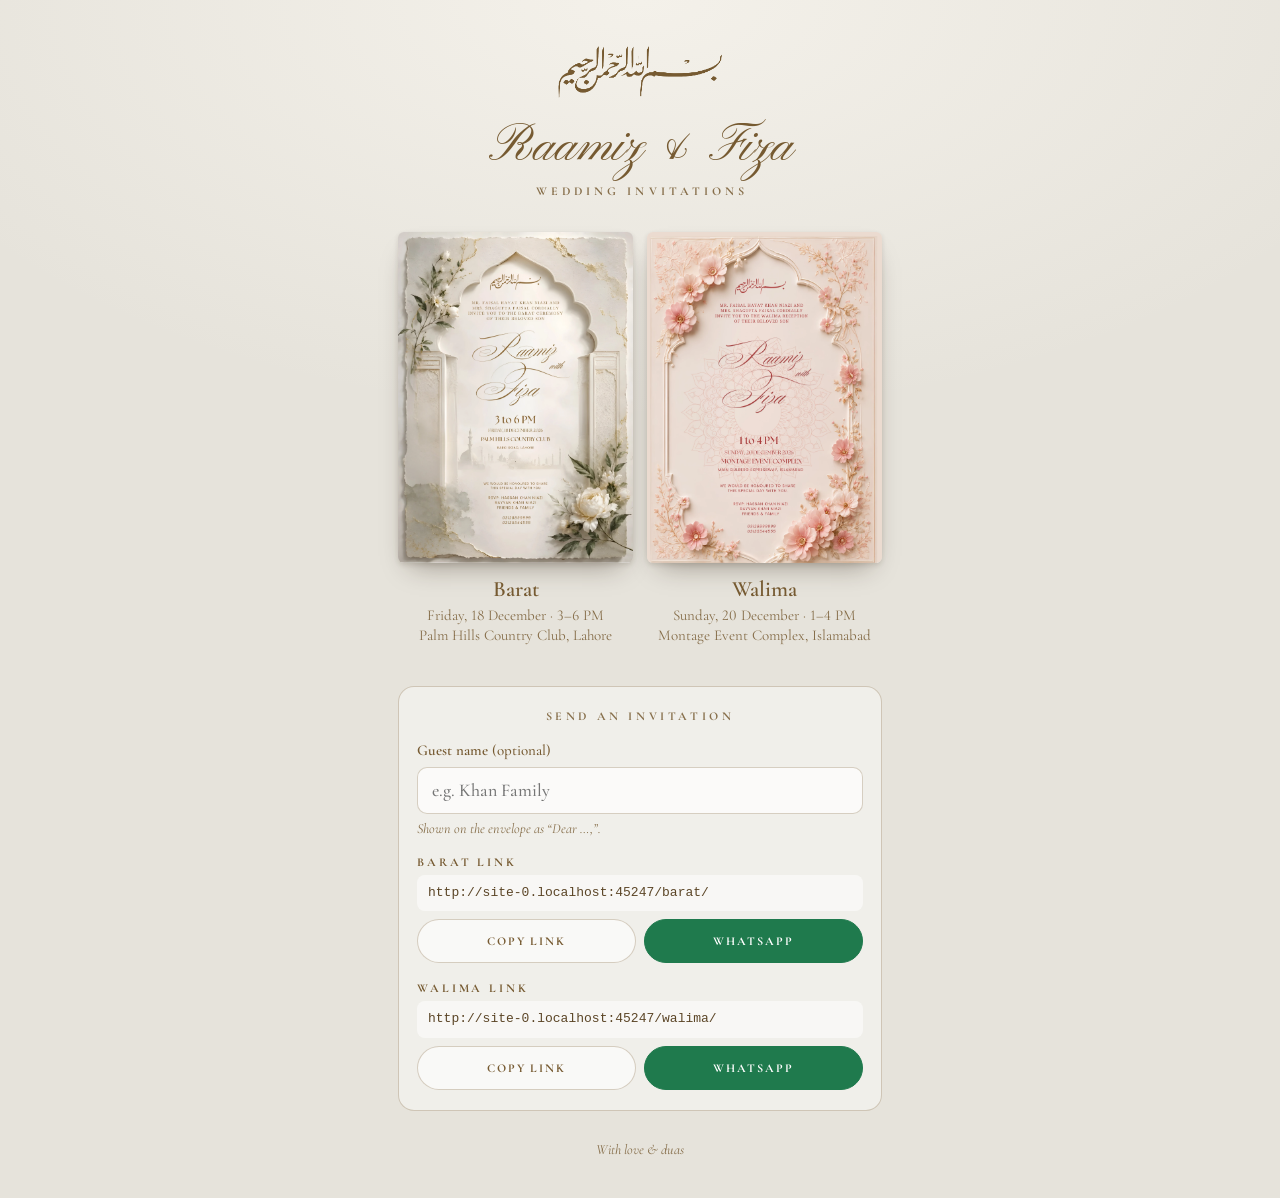
<file: index.html>
<!doctype html>
<html lang="en">
<head>
<meta charset="utf-8">
<meta name="viewport" content="width=device-width, initial-scale=1, viewport-fit=cover">
<title>Raamiz &amp; Fiza · Invitations</title>
<meta name="description" content="Barat · Friday, 18 December 2026 · 3 to 6 PM · Lahore — Walima · Sunday, 20 December 2026 · 1 to 4 PM · Islamabad">
<meta name="robots" content="noindex, nofollow">
<meta name="format-detection" content="telephone=no">
<meta name="theme-color" content="#e6e3db">
<meta property="og:type" content="website">
<meta property="og:site_name" content="Raamiz &amp; Fiza">
<meta property="og:title" content="Raamiz &amp; Fiza · Wedding invitations">
<meta property="og:description" content="Barat · Friday, 18 December 2026 · 3 to 6 PM · Lahore — Walima · Sunday, 20 December 2026 · 1 to 4 PM · Islamabad">
<meta property="og:url" content="https://raamizkn.github.io/raamiz-fiza/">
<meta property="og:image" content="https://raamizkn.github.io/raamiz-fiza/assets/og-barat.jpg?v=3">
<meta property="og:image:width" content="1200">
<meta property="og:image:height" content="630">
<meta name="twitter:card" content="summary_large_image">
<link rel="icon" type="image/png" href="assets/icon-barat.png">
<link rel="apple-touch-icon" href="assets/touch-barat.png">
<link rel="preconnect" href="https://fonts.googleapis.com">
<link rel="preconnect" href="https://fonts.gstatic.com" crossorigin>
<link rel="stylesheet" href="https://fonts.googleapis.com/css2?family=Cormorant+Garamond:ital,wght@0,500;0,600;0,700;1,500&amp;family=Pinyon+Script&amp;display=swap">
<style>
  :root {
    --bg: #e6e3db;
    --ink: #765a31;
    --ink-soft: rgba(118, 90, 49, .86);
    --line: rgba(118, 90, 49, .28);
    --panel: rgba(255, 255, 255, .42);
    --serif: "Cormorant Garamond", Georgia, serif;
    --script: "Pinyon Script", "Snell Roundhand", cursive;
  }
  * { box-sizing: border-box; }
  html { background: var(--bg); -webkit-text-size-adjust: 100%; text-size-adjust: 100%; }
  body {
    margin: 0;
    min-height: 100svh;
    background: radial-gradient(90% 50% at 50% 0%, #f4f1ea 0%, transparent 70%), var(--bg);
    color: var(--ink);
    font-family: var(--serif);
    font-variant-numeric: lining-nums;
    -webkit-font-smoothing: antialiased;
    -webkit-tap-highlight-color: transparent;
  }
  main {
    width: min(100%, 520px);
    margin: 0 auto;
    padding: calc(env(safe-area-inset-top, 0px) + 44px) 18px calc(env(safe-area-inset-bottom, 0px) + 40px);
    text-align: center;
  }
  .bismillah {
    width: 168px;
    aspect-ratio: 315 / 105;
    margin: 0 auto;
    background: var(--ink);
    -webkit-mask: url(assets/bismillah.png) center / contain no-repeat;
    mask: url(assets/bismillah.png) center / contain no-repeat;
  }
  h1 {
    margin: 18px 0 0;
    font-family: var(--script);
    font-weight: 400;
    font-size: 52px;
    line-height: 1.15;
  }
  .kicker {
    margin: 6px 0 0;
    font-size: 12px;
    font-weight: 700;
    letter-spacing: .34em;
    padding-left: .34em;
    text-transform: uppercase;
    color: var(--ink-soft);
  }
  .events {
    display: grid;
    grid-template-columns: 1fr 1fr;
    gap: 14px;
    margin-top: 34px;
  }
  .event {
    display: block;
    color: inherit;
    text-decoration: none;
  }
  .event img {
    display: block;
    width: 100%;
    height: auto;
    aspect-ratio: 1419 / 2000;
    object-fit: cover;
    border-radius: 6px;
    box-shadow: 0 2px 5px rgba(40, 26, 10, .12), 0 14px 26px -12px rgba(40, 26, 10, .4);
    transition: transform .2s ease;
  }
  .event:active img { transform: scale(.98); }
  .event h2 {
    margin: 14px 0 0;
    font-size: 22px;
    font-weight: 600;
    line-height: 1.1;
  }
  .event p {
    margin: 4px 0 0;
    font-size: 15px;
    line-height: 1.35;
    color: var(--ink-soft);
  }
  .share {
    margin-top: 40px;
    padding: 22px 18px 20px;
    border: 1px solid var(--line);
    border-radius: 16px;
    background: var(--panel);
    text-align: left;
  }
  .share h3 {
    margin: 0;
    font-size: 12px;
    font-weight: 700;
    letter-spacing: .3em;
    text-transform: uppercase;
    text-align: center;
    color: var(--ink-soft);
  }
  label {
    display: block;
    margin-top: 18px;
    font-size: 15px;
    font-weight: 600;
  }
  input {
    display: block;
    width: 100%;
    margin-top: 8px;
    padding: 12px 14px;
    border: 1px solid var(--line);
    border-radius: 10px;
    background: rgba(255, 255, 255, .7);
    color: var(--ink);
    font: 500 18px/1.2 var(--serif);
    outline: none;
  }
  input:focus { border-color: var(--ink-soft); }
  .hint { margin: 6px 0 0; font-size: 14px; font-style: italic; color: var(--ink-soft); }
  .link-row { margin-top: 18px; }
  .link-row strong {
    display: block;
    font-size: 12px;
    font-weight: 700;
    letter-spacing: .24em;
    text-transform: uppercase;
  }
  .link-row code {
    display: block;
    margin-top: 6px;
    padding: 9px 11px;
    border-radius: 8px;
    background: rgba(255, 255, 255, .55);
    font: 13px/1.4 ui-monospace, "SF Mono", Menlo, monospace;
    color: #5b4526;
    word-break: break-all;
  }
  .buttons { display: grid; grid-template-columns: 1fr 1fr; gap: 8px; margin-top: 8px; }
  button {
    min-height: 44px;
    border: 1px solid var(--line);
    border-radius: 999px;
    background: rgba(255, 255, 255, .6);
    color: var(--ink);
    font: 700 12px/1 var(--serif);
    letter-spacing: .16em;
    text-transform: uppercase;
    cursor: pointer;
  }
  button.wa { background: #1f7a4d; border-color: #1f7a4d; color: #fff; }
  button:active { transform: scale(.98); }
  footer { margin-top: 30px; font-size: 14px; font-style: italic; color: var(--ink-soft); }
</style>
</head>
<body>
<main>
  <div class="bismillah" role="img" aria-label="Bismillah ir-Rahman ir-Rahim"></div>
  <h1>Raamiz &amp; Fiza</h1>
  <p class="kicker">Wedding invitations</p>

  <div class="events">
    <a class="event" href="barat/">
      <img src="assets/card-barat.webp?v=3" width="1419" height="2000" alt="Barat invitation card">
      <h2>Barat</h2>
      <p>Friday, 18 December · 3–6&nbsp;PM<br>Palm Hills Country Club, Lahore</p>
    </a>
    <a class="event" href="walima/">
      <img src="assets/card-walima.webp?v=3" width="1419" height="2000" alt="Walima invitation card">
      <h2>Walima</h2>
      <p>Sunday, 20 December · 1–4&nbsp;PM<br>Montage Event Complex, Islamabad</p>
    </a>
  </div>

  <section class="share" aria-labelledby="share-title">
    <h3 id="share-title">Send an invitation</h3>
    <label for="guest">Guest name <span style="font-weight:500">(optional)</span></label>
    <input id="guest" type="text" autocomplete="off" placeholder="e.g. Khan Family" maxlength="48">
    <p class="hint">Shown on the envelope as “Dear …,”.</p>

    <div class="link-row" data-event="barat" data-title="Barat" data-when="Friday, 18 December 2026, 3 to 6 PM at Palm Hills Country Club, Lahore" data-maps="Palm Hills Country Club, Barki Road, Lahore">
      <strong>Barat link</strong>
      <code></code>
      <div class="buttons"><button type="button" data-copy>Copy link</button><button type="button" class="wa" data-wa>WhatsApp</button></div>
    </div>
    <div class="link-row" data-event="walima" data-title="Walima" data-when="Sunday, 20 December 2026, 1 to 4 PM at Montage Event Complex, Islamabad" data-maps="Montage Event Complex, Main Gulberg Expressway, Islamabad">
      <strong>Walima link</strong>
      <code></code>
      <div class="buttons"><button type="button" data-copy>Copy link</button><button type="button" class="wa" data-wa>WhatsApp</button></div>
    </div>
  </section>

  <footer>With love &amp; duas</footer>
</main>

<script>
  (() => {
    const input = document.getElementById('guest');
    const rows = [...document.querySelectorAll('.link-row')];

    const linkFor = (row) => {
      const url = new URL(`${row.dataset.event}/`, location.href);
      url.search = '';
      url.hash = '';
      const name = input.value.replace(/\s+/g, ' ').trim();
      if (name) url.searchParams.set('to', name);
      return url.toString();
    };

    const message = (row) => {
      const name = input.value.replace(/\s+/g, ' ').trim();
      const greeting = name ? `Assalam-o-Alaikum ${name}!` : 'Assalam-o-Alaikum!';
      const location = `https://maps.google.com/?q=${encodeURIComponent(row.dataset.maps).replace(/%20/g, '+')}`;
      return `${greeting} You are cordially invited to the ${row.dataset.title} of Raamiz & Fiza on ${row.dataset.when}. 💌\n\nOpen your invitation: ${linkFor(row)}\n\n📍 Location: ${location}`;
    };

    const refresh = () => rows.forEach((row) => { row.querySelector('code').textContent = linkFor(row); });

    const copy = async (text) => {
      try {
        await navigator.clipboard.writeText(text);
        return true;
      } catch {
        const ta = Object.assign(document.createElement('textarea'), { value: text });
        ta.style.cssText = 'position:fixed;opacity:0';
        document.body.appendChild(ta);
        ta.select();
        const ok = document.execCommand('copy');
        ta.remove();
        return ok;
      }
    };

    rows.forEach((row) => {
      const copyBtn = row.querySelector('[data-copy]');
      copyBtn.addEventListener('click', async () => {
        const ok = await copy(linkFor(row));
        copyBtn.textContent = ok ? 'Copied ✓' : 'Press & hold link';
        setTimeout(() => { copyBtn.textContent = 'Copy link'; }, 1600);
      });
      row.querySelector('[data-wa]').addEventListener('click', () => {
        window.open(`https://wa.me/?text=${encodeURIComponent(message(row))}`, '_blank', 'noopener');
      });
    });

    input.addEventListener('input', refresh);
    refresh();
  })();
</script>
</body>
</html>
</file>
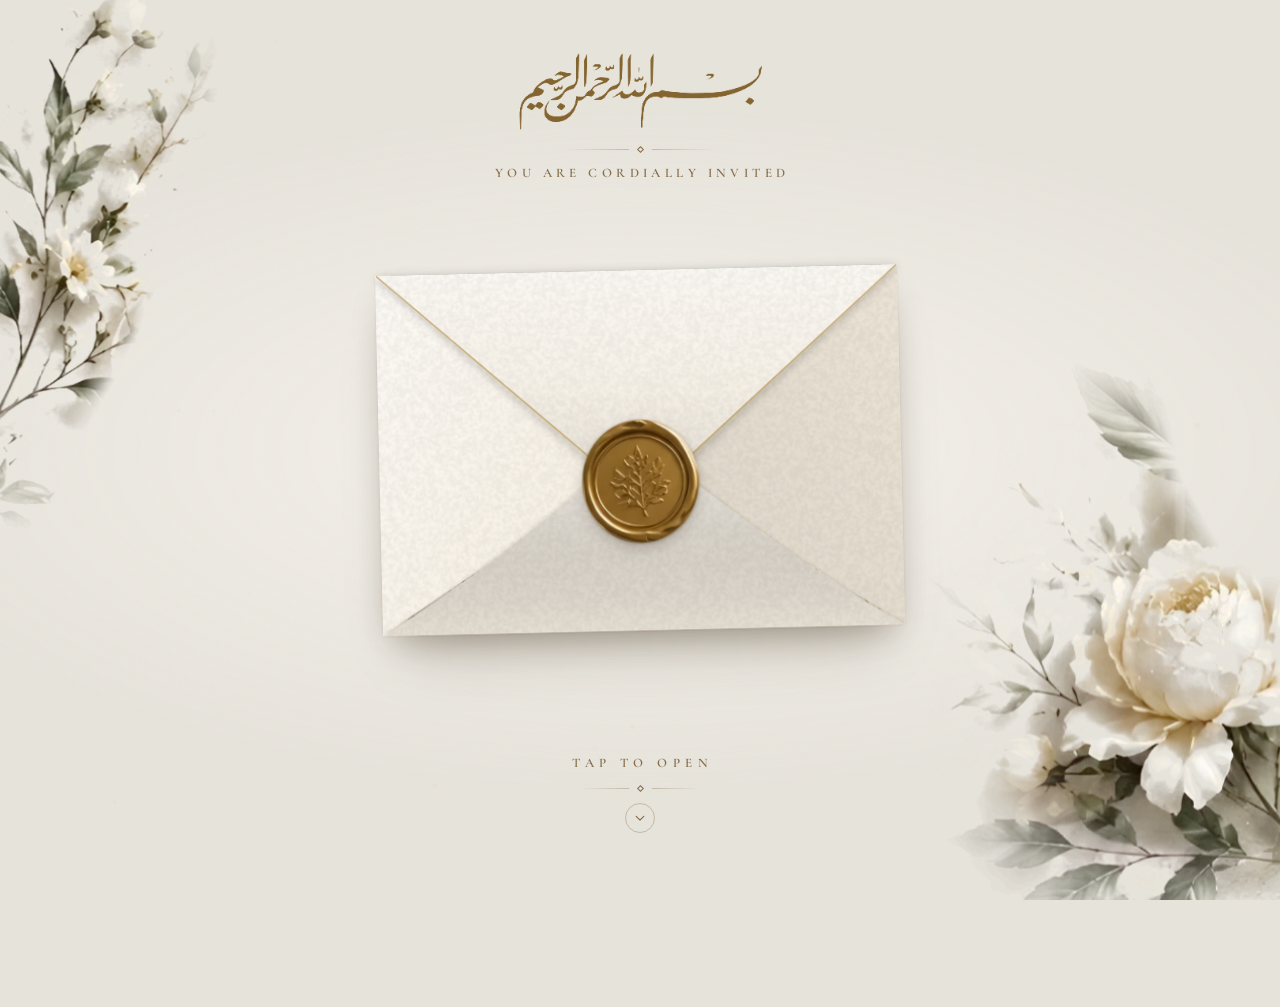
<file: barat/index.html>
<!doctype html>
<html lang="en" data-event="barat" class="is-sealed">
<head>
<meta charset="utf-8">
<meta name="viewport" content="width=device-width, initial-scale=1, viewport-fit=cover">
<title>Raamiz &amp; Fiza · Barat</title>
<meta name="description" content="Friday, 18 December 2026 · 3 to 6 PM · Palm Hills Country Club, Lahore">
<meta name="robots" content="noindex, nofollow">
<meta name="format-detection" content="telephone=no">
<meta name="theme-color" content="#e6e3db">
<meta property="og:type" content="website">
<meta property="og:site_name" content="Raamiz &amp; Fiza">
<meta property="og:title" content="You’re invited · Barat of Raamiz &amp; Fiza">
<meta property="og:description" content="Friday, 18 December 2026 · 3 to 6 PM · Palm Hills Country Club, Lahore">
<meta property="og:url" content="https://raamizkn.github.io/raamiz-fiza/barat/">
<meta property="og:image" content="https://raamizkn.github.io/raamiz-fiza/assets/og-barat.jpg?v=6">
<meta property="og:image:width" content="1200">
<meta property="og:image:height" content="630">
<meta property="og:image:alt" content="The Barat invitation card for Raamiz and Fiza">
<meta name="twitter:card" content="summary_large_image">
<link rel="icon" type="image/png" href="../assets/icon-barat.png">
<link rel="apple-touch-icon" href="../assets/touch-barat.png">
<link rel="preconnect" href="https://fonts.googleapis.com">
<link rel="preconnect" href="https://fonts.gstatic.com" crossorigin>
<link rel="stylesheet" href="https://fonts.googleapis.com/css2?family=Cormorant+Garamond:ital,wght@0,400;0,500;0,600;0,700;1,400;1,500&amp;family=Pinyon+Script&amp;display=swap">
<link rel="preload" as="image" href="../assets/card-barat.webp?v=6" fetchpriority="high">
<link rel="stylesheet" href="../assets/invite.css?v=6">
<noscript><style>.stage{display:none}html.is-sealed,html.is-sealed body{height:auto;overflow:auto}</style></noscript>
</head>
<body>

<svg class="svg-defs" aria-hidden="true" focusable="false">
  <defs>
    <pattern id="grain" patternUnits="userSpaceOnUse" width="480" height="480">
      <image href="../assets/grain.png" width="480" height="480" preserveAspectRatio="none"/>
    </pattern>
    <pattern id="jaali" patternUnits="userSpaceOnUse" width="64" height="64">
      <g class="jaali-line">
        <path d="M32 10 54 32 32 54 10 32Z"/>
        <path d="M16.5 16.5H47.5V47.5H16.5Z"/>
        <path d="M32 0V10M32 54V64M0 32H10M54 32H64"/>
      </g>
    </pattern>
    <linearGradient id="lg-left" x1="0" y1="0" x2="1" y2="1">
      <stop offset="0" stop-color="#fff" stop-opacity=".6"/>
      <stop offset=".65" stop-color="#fff" stop-opacity="0"/>
    </linearGradient>
    <linearGradient id="lg-right" x1="1" y1="0" x2="0" y2="1">
      <stop offset="0" stop-color="#000" stop-opacity="0"/>
      <stop offset="1" stop-color="#000" stop-opacity=".07"/>
    </linearGradient>
    <linearGradient id="lg-bottom" x1="0" y1="0" x2="0" y2="1">
      <stop offset="0" stop-color="#fff" stop-opacity=".4"/>
      <stop offset="1" stop-color="#000" stop-opacity=".05"/>
    </linearGradient>
    <linearGradient id="lg-flap" x1="0" y1="0" x2="0" y2="1">
      <stop offset="0" stop-color="#fff" stop-opacity=".55"/>
      <stop offset=".55" stop-color="#fff" stop-opacity=".1"/>
      <stop offset="1" stop-color="#000" stop-opacity=".05"/>
    </linearGradient>
    <filter id="f-edge-up" x="-5%" y="-10%" width="110%" height="120%">
      <feDropShadow dx="0" dy="-3" stdDeviation="3.5" flood-color="#3a2812" flood-opacity=".14"/>
    </filter>
    <filter id="f-soft" x="-10%" y="-10%" width="120%" height="130%">
      <feGaussianBlur stdDeviation="9"/>
    </filter>
    <clipPath id="pocket-clip">
      <path d="M0 0C170 118 360 280 492 357C506 365 506 377 492 385C360 462 170 574 0 690Z"/><path d="M1000 0C830 118 640 280 508 357C494 365 494 377 508 385C640 462 830 574 1000 690Z"/><path d="M0 690C160 600 360 440 462 356C484 338 516 338 538 356C640 440 840 600 1000 690Z"/>
    </clipPath>
  </defs>
</svg>

<div class="stage">
  <div class="stage-glow"></div>
  <div class="stage-inner">
    <div class="decor decor--tl"></div>
    <div class="decor decor--br"></div>

    <header class="intro">
      <div class="bismillah" role="img" aria-label="Bismillah ir-Rahman ir-Rahim"></div>
      <div class="rule" aria-hidden="true"><span></span><i></i><span></span></div>
      <p class="guest" hidden>Dear <span data-guest></span>,</p>
      <p class="kicker">You are cordially invited</p>
    </header>

    <div class="env" role="button" tabindex="0" aria-label="Open the Barat invitation">
      <div class="env-layer env-back" aria-hidden="true">
        <svg viewBox="0 0 1000 690" preserveAspectRatio="none">
          <rect class="bk" width="1000" height="690" rx="7"/>
          <rect class="liner" x="30" width="940" height="660"/>
          <rect x="30" width="940" height="660" fill="url(#jaali)"/>
          <rect width="1000" height="690" fill="url(#grain)"/>
        </svg>
      </div>

      <div class="card-clip" aria-hidden="true">
        <div class="card">
          <img class="card-art feather" src="../assets/card-barat.webp?v=6" alt="" width="1419" height="2000">
          <img class="card-full feather" src="../assets/card-barat.webp?v=6" alt="" width="1419" height="2000">
        </div>
      </div>

      <div class="env-layer env-pocket" aria-hidden="true">
        <svg viewBox="0 0 1000 690" preserveAspectRatio="none">
          <path class="pk-l" d="M0 0C170 118 360 280 492 357C506 365 506 377 492 385C360 462 170 574 0 690Z"/>
          <path class="pk-r" d="M1000 0C830 118 640 280 508 357C494 365 494 377 508 385C640 462 830 574 1000 690Z"/>
          <path d="M0 0C170 118 360 280 492 357C506 365 506 377 492 385C360 462 170 574 0 690Z" fill="url(#lg-left)"/>
          <path d="M1000 0C830 118 640 280 508 357C494 365 494 377 508 385C640 462 830 574 1000 690Z" fill="url(#lg-right)"/>
          <path class="pk-b" d="M0 690C160 600 360 440 462 356C484 338 516 338 538 356C640 440 840 600 1000 690Z" filter="url(#f-edge-up)"/>
          <path d="M0 690C160 600 360 440 462 356C484 338 516 338 538 356C640 440 840 600 1000 690Z" fill="url(#lg-bottom)"/>
          <rect width="1000" height="690" fill="url(#grain)" clip-path="url(#pocket-clip)"/>
        </svg>
        <svg class="flap-shadow" viewBox="0 0 1000 690" preserveAspectRatio="none">
          <path d="M0 4H1000L552 408Q500 454 448 408Z" filter="url(#f-soft)"/>
        </svg>
      </div>

      <div class="env-layer env-flap" aria-hidden="true">
        <div class="flap">
          <div class="flap-face flap-front">
            <svg viewBox="0 0 1000 440" preserveAspectRatio="none">
              <path class="fl" d="M0 0H1000L552 396Q500 441 448 396Z"/>
              <path d="M0 0H1000L552 396Q500 441 448 396Z" fill="url(#lg-flap)"/>
              <path d="M0 0H1000L552 396Q500 441 448 396Z" fill="url(#grain)"/>
              <path class="foil" d="M2 1L448 396Q500 441 552 396L998 1" vector-effect="non-scaling-stroke"/>
            </svg>
            <svg class="shade" viewBox="0 0 1000 440" preserveAspectRatio="none"><path d="M0 0H1000L552 396Q500 441 448 396Z"/></svg>
          </div>
          <div class="flap-face flap-back">
            <svg viewBox="0 0 1000 440" preserveAspectRatio="none">
              <g transform="matrix(1 0 0 -1 0 440)">
                <path class="bk" d="M0 0H1000L552 396Q500 441 448 396Z"/>
                <path class="liner" d="M34 0H966L542 376Q500 413 458 376Z"/>
                <path d="M34 0H966L542 376Q500 413 458 376Z" fill="url(#jaali)"/>
                <path d="M0 0H1000L552 396Q500 441 448 396Z" fill="url(#grain)"/>
                <path class="foil" d="M2 1L448 396Q500 441 552 396L998 1" vector-effect="non-scaling-stroke"/>
              </g>
            </svg>
            <svg class="shade" viewBox="0 0 1000 440" preserveAspectRatio="none"><path d="M0 440H1000L552 44Q500 -1 448 44Z"/></svg>
          </div>
        </div>
      </div>

      <div class="env-layer env-seal" aria-hidden="true">
        <div class="seal">
          <div class="seal-whole"><div class="seal-img"></div><div class="seal-glint"></div></div>
          <div class="seal-half seal-half--l"><div class="seal-img"></div></div>
          <div class="seal-half seal-half--r"><div class="seal-img"></div></div>
        </div>
      </div>
    </div>

    <footer class="cta" aria-hidden="true">
      <p class="cta-text">Tap to open</p>
      <div class="rule" aria-hidden="true"><span></span><i></i><span></span></div>
      <span class="cta-chevron"><svg viewBox="0 0 12 12" aria-hidden="true"><path d="M2.2 4.4 6 8.2l3.8-3.8" fill="none" stroke="currentColor" stroke-width="1.2" stroke-linecap="round" stroke-linejoin="round"/></svg></span>
    </footer>
  </div>
</div>

<canvas class="fx" aria-hidden="true"></canvas>

<main class="invite">
  <section class="hero">
    <img class="final-card feather" src="../assets/card-barat.webp?v=6" width="1419" height="2000" alt="Bismillah ir-Rahman ir-Rahim. Mr. Faisal Hayat Khan Niazi and Mrs. Shagufta Faisal cordially invite you to the Barat ceremony of their beloved son, Raamiz with Fiza. 3 to 6 PM, Friday, 18 December 2026, Palm Hills Country Club, Barki Road, Lahore. We would be honoured to share this special day with you. RSVP: Hassan Khan Niazi, Rayyan Khan Niazi, Friends &amp; Family. 03128899999, 03135544555.">
    <a class="scroll-hint" href="#details">Details<span class="cta-chevron"><svg viewBox="0 0 12 12" aria-hidden="true"><path d="M2.2 4.4 6 8.2l3.8-3.8" fill="none" stroke="currentColor" stroke-width="1.2" stroke-linecap="round" stroke-linejoin="round"/></svg></span></a>
  </section>

  <div class="info">
  <section class="details" id="details">
    <div class="details-body">
    <p class="eyebrow reveal">Join us for the</p>
    <h1 class="event-name reveal">Barat Ceremony</h1>
    <div class="reveal">
      <div class="date">
        <span class="date-side">Friday</span>
        <span class="date-day">18</span>
        <span class="date-side">December</span>
      </div>
      <p class="date-year">2026</p>
      <p class="date-time">3 to 6 PM</p>
    </div>
    <div class="rule reveal" aria-hidden="true"><span></span><i></i><span></span></div>
    <p class="venue reveal">Palm Hills Country Club</p>
    <p class="address reveal">Barki Road, Lahore</p>
    <div class="actions reveal">
      <a class="btn" href="https://www.google.com/maps/search/?api=1&amp;query=Palm+Hills+Country+Club%2C+Barki+Road%2C+Lahore" target="_blank" rel="noopener"><svg viewBox="0 0 24 24" aria-hidden="true"><path d="M12 21s-6.5-5.6-6.5-11a6.5 6.5 0 0 1 13 0c0 5.4-6.5 11-6.5 11Z" fill="none" stroke="currentColor" stroke-width="1.5"/><circle cx="12" cy="10" r="2.4" fill="none" stroke="currentColor" stroke-width="1.5"/></svg>Directions</a>
      <a class="btn" href="../assets/barat.ics" data-calendar data-google="https://calendar.google.com/calendar/render?action=TEMPLATE&amp;text=Barat%20%C2%B7%20Raamiz%20%26%20Fiza&amp;dates=20261218T100000Z/20261218T130000Z&amp;location=Palm%20Hills%20Country%20Club%2C%20Barki%20Road%2C%20Lahore&amp;details=Mr.%20Faisal%20Hayat%20Khan%20Niazi%20and%20Mrs.%20Shagufta%20Faisal%20cordially%20invite%20you%20to%20the%20Barat%20ceremony%20of%20their%20beloved%20son%2C%20Raamiz%2C%20with%20Fiza.&amp;ctz=Asia%2FKarachi"><svg viewBox="0 0 24 24" aria-hidden="true"><rect x="3.5" y="5" width="17" height="15.5" rx="2.5" fill="none" stroke="currentColor" stroke-width="1.5"/><path d="M3.5 10h17M8 3v4M16 3v4" fill="none" stroke="currentColor" stroke-width="1.5" stroke-linecap="round"/></svg>Add to calendar</a>
    </div>
    <p class="countdown reveal" data-countdown="2026-12-18"><span class="countdown-num"></span><span class="countdown-label"></span></p>
    </div>
    <a class="scroll-hint" href="#rsvp">RSVP<span class="cta-chevron"><svg viewBox="0 0 12 12" aria-hidden="true"><path d="M2.2 4.4 6 8.2l3.8-3.8" fill="none" stroke="currentColor" stroke-width="1.2" stroke-linecap="round" stroke-linejoin="round"/></svg></span></a>
  </section>

  <section class="rsvp" id="rsvp" aria-labelledby="rsvp-title">
    <div class="rule reveal" aria-hidden="true"><span></span><i></i><span></span></div>
    <p class="eyebrow reveal" id="rsvp-title">RSVP</p>
    <p class="rsvp-names reveal">Hassan Khan Niazi<br>Rayyan Khan Niazi<br>Friends &amp; Family</p>
    <ul class="rsvp-list reveal">
      <li><a class="btn btn--num" href="tel:+923128899999"><svg viewBox="0 0 24 24" aria-hidden="true"><path d="M6.6 3.5h2.6l1.4 4.2-2 1.4a12 12 0 0 0 6.3 6.3l1.4-2 4.2 1.4v2.6a2 2 0 0 1-2.2 2A16.5 16.5 0 0 1 4.6 5.7a2 2 0 0 1 2-2.2Z" fill="none" stroke="currentColor" stroke-width="1.5" stroke-linejoin="round"/></svg>0312 8899999</a><a class="btn btn--chat" href="https://wa.me/923128899999" target="_blank" rel="noopener" aria-label="WhatsApp 0312 8899999"><svg viewBox="0 0 24 24" aria-hidden="true"><path d="M12 3.8a8.2 8.2 0 0 0-7.1 12.3L3.8 20.2l4.2-1.1A8.2 8.2 0 1 0 12 3.8Z" fill="none" stroke="currentColor" stroke-width="1.5" stroke-linejoin="round"/><path d="M9.2 8.9c.2-.5.5-.5.8-.5h.5c.2 0 .4.1.5.4l.6 1.5c.1.2 0 .4-.1.6l-.5.6c.4.9 1.2 1.7 2.2 2.2l.6-.5c.2-.1.4-.2.6-.1l1.5.6c.3.1.4.3.4.5v.5c0 .3-.1.6-.5.8-.6.3-1.4.4-2.2.1a7.2 7.2 0 0 1-4.3-4.3c-.3-.8-.2-1.6.1-2.4Z" fill="currentColor"/></svg>WhatsApp</a></li>
      <li><a class="btn btn--num" href="tel:+923135544555"><svg viewBox="0 0 24 24" aria-hidden="true"><path d="M6.6 3.5h2.6l1.4 4.2-2 1.4a12 12 0 0 0 6.3 6.3l1.4-2 4.2 1.4v2.6a2 2 0 0 1-2.2 2A16.5 16.5 0 0 1 4.6 5.7a2 2 0 0 1 2-2.2Z" fill="none" stroke="currentColor" stroke-width="1.5" stroke-linejoin="round"/></svg>0313 5544555</a><a class="btn btn--chat" href="https://wa.me/923135544555" target="_blank" rel="noopener" aria-label="WhatsApp 0313 5544555"><svg viewBox="0 0 24 24" aria-hidden="true"><path d="M12 3.8a8.2 8.2 0 0 0-7.1 12.3L3.8 20.2l4.2-1.1A8.2 8.2 0 1 0 12 3.8Z" fill="none" stroke="currentColor" stroke-width="1.5" stroke-linejoin="round"/><path d="M9.2 8.9c.2-.5.5-.5.8-.5h.5c.2 0 .4.1.5.4l.6 1.5c.1.2 0 .4-.1.6l-.5.6c.4.9 1.2 1.7 2.2 2.2l.6-.5c.2-.1.4-.2.6-.1l1.5.6c.3.1.4.3.4.5v.5c0 .3-.1.6-.5.8-.6.3-1.4.4-2.2.1a7.2 7.2 0 0 1-4.3-4.3c-.3-.8-.2-1.6.1-2.4Z" fill="currentColor"/></svg>WhatsApp</a></li>
    </ul>
  </section>

  <footer class="signoff">
    <div class="rule reveal" aria-hidden="true"><span></span><i></i><span></span></div>
    <p class="signoff-names reveal">Raamiz &amp; Fiza</p>
    <p class="signoff-note reveal">With love &amp; duas</p>
    <button class="replay reveal" type="button"><span aria-hidden="true">↺</span>Open the envelope again</button>
  </footer>
  </div>
</main>

<script src="../assets/invite.js?v=6" defer></script>
</body>
</html>
</file>
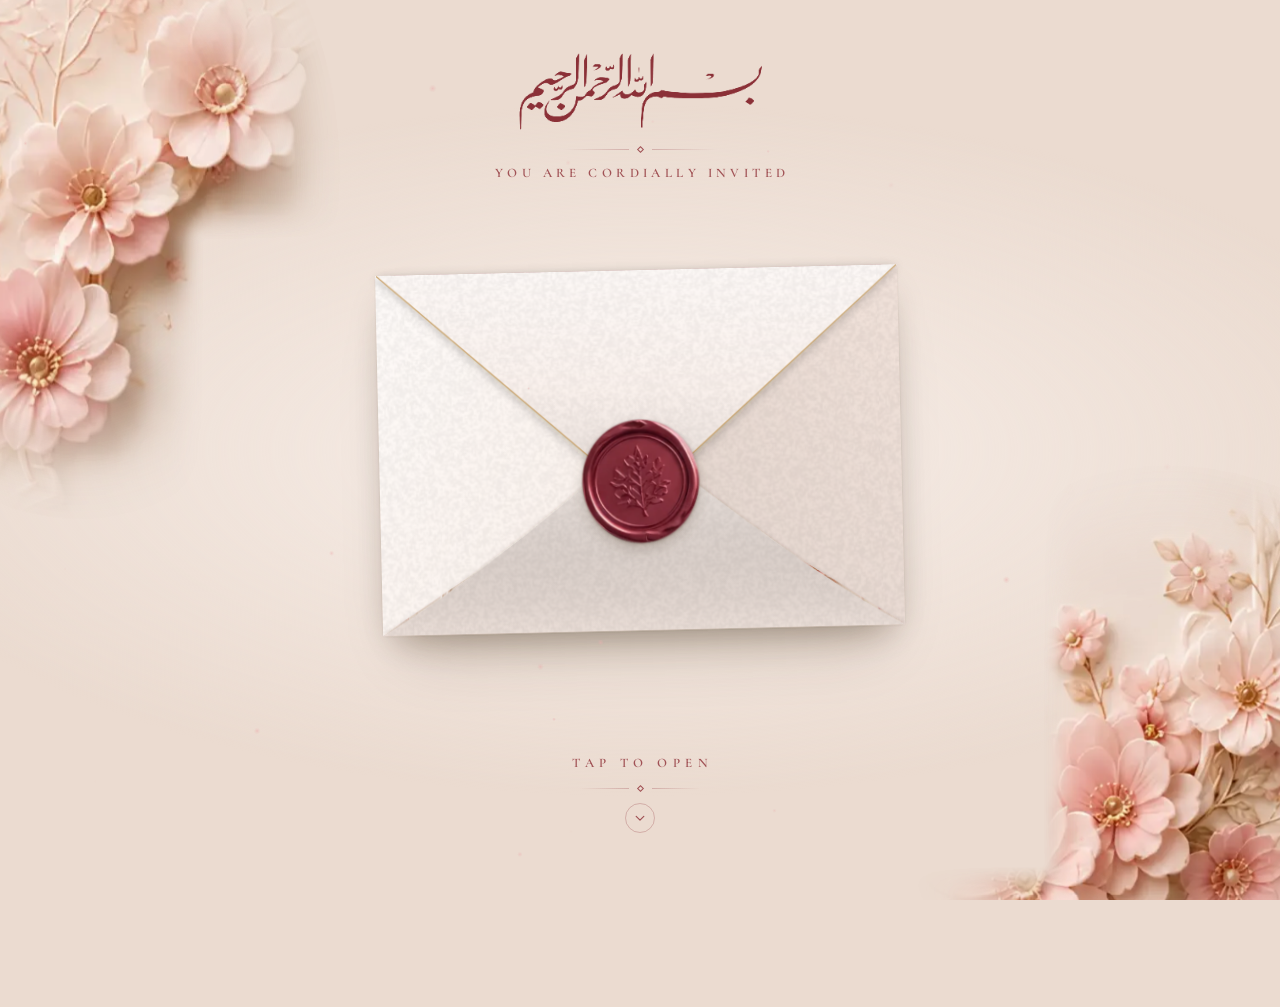
<file: walima/index.html>
<!doctype html>
<html lang="en" data-event="walima" class="is-sealed">
<head>
<meta charset="utf-8">
<meta name="viewport" content="width=device-width, initial-scale=1, viewport-fit=cover">
<title>Raamiz &amp; Fiza · Walima</title>
<meta name="description" content="Sunday, 20 December 2026 · 1 to 4 PM · Montage Event Complex, Islamabad">
<meta name="robots" content="noindex, nofollow">
<meta name="format-detection" content="telephone=no">
<meta name="theme-color" content="#ebdbd0">
<meta property="og:type" content="website">
<meta property="og:site_name" content="Raamiz &amp; Fiza">
<meta property="og:title" content="You’re invited · Walima of Raamiz &amp; Fiza">
<meta property="og:description" content="Sunday, 20 December 2026 · 1 to 4 PM · Montage Event Complex, Islamabad">
<meta property="og:url" content="https://raamizkn.github.io/raamiz-fiza/walima/">
<meta property="og:image" content="https://raamizkn.github.io/raamiz-fiza/assets/og-walima.jpg?v=6">
<meta property="og:image:width" content="1200">
<meta property="og:image:height" content="630">
<meta property="og:image:alt" content="The Walima invitation card for Raamiz and Fiza">
<meta name="twitter:card" content="summary_large_image">
<link rel="icon" type="image/png" href="../assets/icon-walima.png">
<link rel="apple-touch-icon" href="../assets/touch-walima.png">
<link rel="preconnect" href="https://fonts.googleapis.com">
<link rel="preconnect" href="https://fonts.gstatic.com" crossorigin>
<link rel="stylesheet" href="https://fonts.googleapis.com/css2?family=Cormorant+Garamond:ital,wght@0,400;0,500;0,600;0,700;1,400;1,500&amp;family=Pinyon+Script&amp;display=swap">
<link rel="preload" as="image" href="../assets/card-walima.webp?v=6" fetchpriority="high">
<link rel="stylesheet" href="../assets/invite.css?v=6">
<noscript><style>.stage{display:none}html.is-sealed,html.is-sealed body{height:auto;overflow:auto}</style></noscript>
</head>
<body>

<svg class="svg-defs" aria-hidden="true" focusable="false">
  <defs>
    <pattern id="grain" patternUnits="userSpaceOnUse" width="480" height="480">
      <image href="../assets/grain.png" width="480" height="480" preserveAspectRatio="none"/>
    </pattern>
    <pattern id="jaali" patternUnits="userSpaceOnUse" width="64" height="64">
      <g class="jaali-line">
        <path d="M32 10 54 32 32 54 10 32Z"/>
        <path d="M16.5 16.5H47.5V47.5H16.5Z"/>
        <path d="M32 0V10M32 54V64M0 32H10M54 32H64"/>
      </g>
    </pattern>
    <linearGradient id="lg-left" x1="0" y1="0" x2="1" y2="1">
      <stop offset="0" stop-color="#fff" stop-opacity=".6"/>
      <stop offset=".65" stop-color="#fff" stop-opacity="0"/>
    </linearGradient>
    <linearGradient id="lg-right" x1="1" y1="0" x2="0" y2="1">
      <stop offset="0" stop-color="#000" stop-opacity="0"/>
      <stop offset="1" stop-color="#000" stop-opacity=".07"/>
    </linearGradient>
    <linearGradient id="lg-bottom" x1="0" y1="0" x2="0" y2="1">
      <stop offset="0" stop-color="#fff" stop-opacity=".4"/>
      <stop offset="1" stop-color="#000" stop-opacity=".05"/>
    </linearGradient>
    <linearGradient id="lg-flap" x1="0" y1="0" x2="0" y2="1">
      <stop offset="0" stop-color="#fff" stop-opacity=".55"/>
      <stop offset=".55" stop-color="#fff" stop-opacity=".1"/>
      <stop offset="1" stop-color="#000" stop-opacity=".05"/>
    </linearGradient>
    <filter id="f-edge-up" x="-5%" y="-10%" width="110%" height="120%">
      <feDropShadow dx="0" dy="-3" stdDeviation="3.5" flood-color="#3a2812" flood-opacity=".14"/>
    </filter>
    <filter id="f-soft" x="-10%" y="-10%" width="120%" height="130%">
      <feGaussianBlur stdDeviation="9"/>
    </filter>
    <clipPath id="pocket-clip">
      <path d="M0 0C170 118 360 280 492 357C506 365 506 377 492 385C360 462 170 574 0 690Z"/><path d="M1000 0C830 118 640 280 508 357C494 365 494 377 508 385C640 462 830 574 1000 690Z"/><path d="M0 690C160 600 360 440 462 356C484 338 516 338 538 356C640 440 840 600 1000 690Z"/>
    </clipPath>
  </defs>
</svg>

<div class="stage">
  <div class="stage-glow"></div>
  <div class="stage-inner">
    <div class="decor decor--tl"></div>
    <div class="decor decor--br"></div>

    <header class="intro">
      <div class="bismillah" role="img" aria-label="Bismillah ir-Rahman ir-Rahim"></div>
      <div class="rule" aria-hidden="true"><span></span><i></i><span></span></div>
      <p class="guest" hidden>Dear <span data-guest></span>,</p>
      <p class="kicker">You are cordially invited</p>
    </header>

    <div class="env" role="button" tabindex="0" aria-label="Open the Walima invitation">
      <div class="env-layer env-back" aria-hidden="true">
        <svg viewBox="0 0 1000 690" preserveAspectRatio="none">
          <rect class="bk" width="1000" height="690" rx="7"/>
          <rect class="liner" x="30" width="940" height="660"/>
          <rect x="30" width="940" height="660" fill="url(#jaali)"/>
          <rect width="1000" height="690" fill="url(#grain)"/>
        </svg>
      </div>

      <div class="card-clip" aria-hidden="true">
        <div class="card">
          <img class="card-art feather" src="../assets/card-walima.webp?v=6" alt="" width="1419" height="2000">
          <img class="card-full feather" src="../assets/card-walima.webp?v=6" alt="" width="1419" height="2000">
        </div>
      </div>

      <div class="env-layer env-pocket" aria-hidden="true">
        <svg viewBox="0 0 1000 690" preserveAspectRatio="none">
          <path class="pk-l" d="M0 0C170 118 360 280 492 357C506 365 506 377 492 385C360 462 170 574 0 690Z"/>
          <path class="pk-r" d="M1000 0C830 118 640 280 508 357C494 365 494 377 508 385C640 462 830 574 1000 690Z"/>
          <path d="M0 0C170 118 360 280 492 357C506 365 506 377 492 385C360 462 170 574 0 690Z" fill="url(#lg-left)"/>
          <path d="M1000 0C830 118 640 280 508 357C494 365 494 377 508 385C640 462 830 574 1000 690Z" fill="url(#lg-right)"/>
          <path class="pk-b" d="M0 690C160 600 360 440 462 356C484 338 516 338 538 356C640 440 840 600 1000 690Z" filter="url(#f-edge-up)"/>
          <path d="M0 690C160 600 360 440 462 356C484 338 516 338 538 356C640 440 840 600 1000 690Z" fill="url(#lg-bottom)"/>
          <rect width="1000" height="690" fill="url(#grain)" clip-path="url(#pocket-clip)"/>
        </svg>
        <svg class="flap-shadow" viewBox="0 0 1000 690" preserveAspectRatio="none">
          <path d="M0 4H1000L552 408Q500 454 448 408Z" filter="url(#f-soft)"/>
        </svg>
      </div>

      <div class="env-layer env-flap" aria-hidden="true">
        <div class="flap">
          <div class="flap-face flap-front">
            <svg viewBox="0 0 1000 440" preserveAspectRatio="none">
              <path class="fl" d="M0 0H1000L552 396Q500 441 448 396Z"/>
              <path d="M0 0H1000L552 396Q500 441 448 396Z" fill="url(#lg-flap)"/>
              <path d="M0 0H1000L552 396Q500 441 448 396Z" fill="url(#grain)"/>
              <path class="foil" d="M2 1L448 396Q500 441 552 396L998 1" vector-effect="non-scaling-stroke"/>
            </svg>
            <svg class="shade" viewBox="0 0 1000 440" preserveAspectRatio="none"><path d="M0 0H1000L552 396Q500 441 448 396Z"/></svg>
          </div>
          <div class="flap-face flap-back">
            <svg viewBox="0 0 1000 440" preserveAspectRatio="none">
              <g transform="matrix(1 0 0 -1 0 440)">
                <path class="bk" d="M0 0H1000L552 396Q500 441 448 396Z"/>
                <path class="liner" d="M34 0H966L542 376Q500 413 458 376Z"/>
                <path d="M34 0H966L542 376Q500 413 458 376Z" fill="url(#jaali)"/>
                <path d="M0 0H1000L552 396Q500 441 448 396Z" fill="url(#grain)"/>
                <path class="foil" d="M2 1L448 396Q500 441 552 396L998 1" vector-effect="non-scaling-stroke"/>
              </g>
            </svg>
            <svg class="shade" viewBox="0 0 1000 440" preserveAspectRatio="none"><path d="M0 440H1000L552 44Q500 -1 448 44Z"/></svg>
          </div>
        </div>
      </div>

      <div class="env-layer env-seal" aria-hidden="true">
        <div class="seal">
          <div class="seal-whole"><div class="seal-img"></div><div class="seal-glint"></div></div>
          <div class="seal-half seal-half--l"><div class="seal-img"></div></div>
          <div class="seal-half seal-half--r"><div class="seal-img"></div></div>
        </div>
      </div>
    </div>

    <footer class="cta" aria-hidden="true">
      <p class="cta-text">Tap to open</p>
      <div class="rule" aria-hidden="true"><span></span><i></i><span></span></div>
      <span class="cta-chevron"><svg viewBox="0 0 12 12" aria-hidden="true"><path d="M2.2 4.4 6 8.2l3.8-3.8" fill="none" stroke="currentColor" stroke-width="1.2" stroke-linecap="round" stroke-linejoin="round"/></svg></span>
    </footer>
  </div>
</div>

<canvas class="fx" aria-hidden="true"></canvas>

<main class="invite">
  <section class="hero">
    <img class="final-card feather" src="../assets/card-walima.webp?v=6" width="1419" height="2000" alt="Bismillah ir-Rahman ir-Rahim. Mr. Faisal Hayat Khan Niazi and Mrs. Shagufta Faisal cordially invite you to the Walima reception of their beloved son, Raamiz with Fiza. 1 to 4 PM, Sunday, 20 December 2026, Montage Event Complex, Main Gulberg Expressway, Islamabad. We would be honoured to share this special day with you. RSVP: Hassan Khan Niazi, Rayyan Khan Niazi, Friends &amp; Family. 03128899999, 03135544555.">
    <a class="scroll-hint" href="#details">Details<span class="cta-chevron"><svg viewBox="0 0 12 12" aria-hidden="true"><path d="M2.2 4.4 6 8.2l3.8-3.8" fill="none" stroke="currentColor" stroke-width="1.2" stroke-linecap="round" stroke-linejoin="round"/></svg></span></a>
  </section>

  <div class="info">
  <section class="details" id="details">
    <div class="details-body">
    <p class="eyebrow reveal">Join us for the</p>
    <h1 class="event-name reveal">Walima Reception</h1>
    <div class="reveal">
      <div class="date">
        <span class="date-side">Sunday</span>
        <span class="date-day">20</span>
        <span class="date-side">December</span>
      </div>
      <p class="date-year">2026</p>
      <p class="date-time">1 to 4 PM</p>
    </div>
    <div class="rule reveal" aria-hidden="true"><span></span><i></i><span></span></div>
    <p class="venue reveal">Montage Event Complex</p>
    <p class="address reveal">Main Gulberg Expressway, Islamabad</p>
    <div class="actions reveal">
      <a class="btn" href="https://www.google.com/maps/search/?api=1&amp;query=Montage+Event+Complex%2C+Main+Gulberg+Expressway%2C+Islamabad" target="_blank" rel="noopener"><svg viewBox="0 0 24 24" aria-hidden="true"><path d="M12 21s-6.5-5.6-6.5-11a6.5 6.5 0 0 1 13 0c0 5.4-6.5 11-6.5 11Z" fill="none" stroke="currentColor" stroke-width="1.5"/><circle cx="12" cy="10" r="2.4" fill="none" stroke="currentColor" stroke-width="1.5"/></svg>Directions</a>
      <a class="btn" href="../assets/walima.ics" data-calendar data-google="https://calendar.google.com/calendar/render?action=TEMPLATE&amp;text=Walima%20%C2%B7%20Raamiz%20%26%20Fiza&amp;dates=20261220T080000Z/20261220T110000Z&amp;location=Montage%20Event%20Complex%2C%20Main%20Gulberg%20Expressway%2C%20Islamabad&amp;details=Mr.%20Faisal%20Hayat%20Khan%20Niazi%20and%20Mrs.%20Shagufta%20Faisal%20cordially%20invite%20you%20to%20the%20Walima%20reception%20of%20their%20beloved%20son%2C%20Raamiz%2C%20with%20Fiza.&amp;ctz=Asia%2FKarachi"><svg viewBox="0 0 24 24" aria-hidden="true"><rect x="3.5" y="5" width="17" height="15.5" rx="2.5" fill="none" stroke="currentColor" stroke-width="1.5"/><path d="M3.5 10h17M8 3v4M16 3v4" fill="none" stroke="currentColor" stroke-width="1.5" stroke-linecap="round"/></svg>Add to calendar</a>
    </div>
    <p class="countdown reveal" data-countdown="2026-12-20"><span class="countdown-num"></span><span class="countdown-label"></span></p>
    </div>
    <a class="scroll-hint" href="#rsvp">RSVP<span class="cta-chevron"><svg viewBox="0 0 12 12" aria-hidden="true"><path d="M2.2 4.4 6 8.2l3.8-3.8" fill="none" stroke="currentColor" stroke-width="1.2" stroke-linecap="round" stroke-linejoin="round"/></svg></span></a>
  </section>

  <section class="rsvp" id="rsvp" aria-labelledby="rsvp-title">
    <div class="rule reveal" aria-hidden="true"><span></span><i></i><span></span></div>
    <p class="eyebrow reveal" id="rsvp-title">RSVP</p>
    <p class="rsvp-names reveal">Hassan Khan Niazi<br>Rayyan Khan Niazi<br>Friends &amp; Family</p>
    <ul class="rsvp-list reveal">
      <li><a class="btn btn--num" href="tel:+923128899999"><svg viewBox="0 0 24 24" aria-hidden="true"><path d="M6.6 3.5h2.6l1.4 4.2-2 1.4a12 12 0 0 0 6.3 6.3l1.4-2 4.2 1.4v2.6a2 2 0 0 1-2.2 2A16.5 16.5 0 0 1 4.6 5.7a2 2 0 0 1 2-2.2Z" fill="none" stroke="currentColor" stroke-width="1.5" stroke-linejoin="round"/></svg>0312 8899999</a><a class="btn btn--chat" href="https://wa.me/923128899999" target="_blank" rel="noopener" aria-label="WhatsApp 0312 8899999"><svg viewBox="0 0 24 24" aria-hidden="true"><path d="M12 3.8a8.2 8.2 0 0 0-7.1 12.3L3.8 20.2l4.2-1.1A8.2 8.2 0 1 0 12 3.8Z" fill="none" stroke="currentColor" stroke-width="1.5" stroke-linejoin="round"/><path d="M9.2 8.9c.2-.5.5-.5.8-.5h.5c.2 0 .4.1.5.4l.6 1.5c.1.2 0 .4-.1.6l-.5.6c.4.9 1.2 1.7 2.2 2.2l.6-.5c.2-.1.4-.2.6-.1l1.5.6c.3.1.4.3.4.5v.5c0 .3-.1.6-.5.8-.6.3-1.4.4-2.2.1a7.2 7.2 0 0 1-4.3-4.3c-.3-.8-.2-1.6.1-2.4Z" fill="currentColor"/></svg>WhatsApp</a></li>
      <li><a class="btn btn--num" href="tel:+923135544555"><svg viewBox="0 0 24 24" aria-hidden="true"><path d="M6.6 3.5h2.6l1.4 4.2-2 1.4a12 12 0 0 0 6.3 6.3l1.4-2 4.2 1.4v2.6a2 2 0 0 1-2.2 2A16.5 16.5 0 0 1 4.6 5.7a2 2 0 0 1 2-2.2Z" fill="none" stroke="currentColor" stroke-width="1.5" stroke-linejoin="round"/></svg>0313 5544555</a><a class="btn btn--chat" href="https://wa.me/923135544555" target="_blank" rel="noopener" aria-label="WhatsApp 0313 5544555"><svg viewBox="0 0 24 24" aria-hidden="true"><path d="M12 3.8a8.2 8.2 0 0 0-7.1 12.3L3.8 20.2l4.2-1.1A8.2 8.2 0 1 0 12 3.8Z" fill="none" stroke="currentColor" stroke-width="1.5" stroke-linejoin="round"/><path d="M9.2 8.9c.2-.5.5-.5.8-.5h.5c.2 0 .4.1.5.4l.6 1.5c.1.2 0 .4-.1.6l-.5.6c.4.9 1.2 1.7 2.2 2.2l.6-.5c.2-.1.4-.2.6-.1l1.5.6c.3.1.4.3.4.5v.5c0 .3-.1.6-.5.8-.6.3-1.4.4-2.2.1a7.2 7.2 0 0 1-4.3-4.3c-.3-.8-.2-1.6.1-2.4Z" fill="currentColor"/></svg>WhatsApp</a></li>
    </ul>
  </section>

  <footer class="signoff">
    <div class="rule reveal" aria-hidden="true"><span></span><i></i><span></span></div>
    <p class="signoff-names reveal">Raamiz &amp; Fiza</p>
    <p class="signoff-note reveal">With love &amp; duas</p>
    <button class="replay reveal" type="button"><span aria-hidden="true">↺</span>Open the envelope again</button>
  </footer>
  </div>
</main>

<script src="../assets/invite.js?v=6" defer></script>
</body>
</html>
</file>
<file: assets/invite.css>
/* Raamiz & Fiza — digital invitation
   Shared styles for /barat/ and /walima/. Theme is picked by <html data-event="…">. */

:root {
  --serif: "Cormorant Garamond", "Cormorant", Georgia, "Times New Roman", serif;
  --script: "Pinyon Script", "Snell Roundhand", "Apple Chancery", cursive;
  --u: min(1vw, 4.8px);               /* 1% of the mobile column (caps at 480px on desktop) */
  --sat: env(safe-area-inset-top, 0px);
  --sab: env(safe-area-inset-bottom, 0px);
  --env-w: min(calc(var(--u) * 86), 370px, 58svh);
  --env-h: calc(var(--env-w) * .69);
}

html[data-event="barat"] {
  --bg: #e6e3db;
  --glow: #f4f1ea;
  --ink: #765a31;
  --ink-soft: rgba(118, 90, 49, .86);
  --line: rgba(118, 90, 49, .3);
  --env-left: #f7f1e6;
  --env-right: #ece4d6;
  --env-bottom: #f2ebdf;
  --env-flap: #f5efe4;
  --env-in: #e5dccc;
  --liner: #a6af9a;
  --liner-line: rgba(247, 232, 190, .72);
  --foil: #c2a062;
  --shine-a: #85652f;
  --shine-b: #b8944f;
  --shine-c: #f0dca6;
  --btn-bg: rgba(255, 255, 255, .42);
  --card-ratio: 1419 / 2000;
  --card-ar: .7095;
}

html[data-event="walima"] {
  --bg: #ebdbd0;
  --glow: #f7eee8;
  --ink: #943a40;
  --ink-soft: rgba(148, 58, 64, .86);
  --line: rgba(148, 58, 64, .28);
  --env-left: #fbf3ee;
  --env-right: #f1e2da;
  --env-bottom: #f6e9e2;
  --env-flap: #f9efea;
  --env-in: #e9d5cb;
  --liner: #d4a19f;
  --liner-line: rgba(252, 236, 206, .78);
  --foil: #c9a26a;
  --shine-a: #8b3037;
  --shine-b: #b4585f;
  --shine-c: #eeb2b4;
  --btn-bg: rgba(255, 255, 255, .45);
  --card-ratio: 1419 / 2000;
  --card-ar: .7095;
}

*, *::before, *::after { box-sizing: border-box; }

html {
  scroll-behavior: smooth;
  background: var(--bg);
  -webkit-text-size-adjust: 100%;
  text-size-adjust: 100%;
}

body {
  margin: 0;
  min-height: 100svh;
  background: var(--bg);
  color: var(--ink);
  font-family: var(--serif);
  font-size: 18px;
  line-height: 1.5;
  -webkit-font-smoothing: antialiased;
  -webkit-tap-highlight-color: transparent;
  overflow-x: hidden;
}

/* Until the envelope is opened, nothing scrolls. */
html.is-sealed,
html.is-sealed body {
  height: 100%;
  overflow: hidden;
  overscroll-behavior: none;
}

.visually-hidden {
  position: absolute !important;
  width: 1px; height: 1px;
  overflow: hidden;
  clip: rect(0 0 0 0);
  white-space: nowrap;
}

.svg-defs { position: absolute; width: 0; height: 0; overflow: hidden; }

/* ───────────────────────── Stage (envelope scene) ───────────────────────── */

.stage {
  position: fixed;
  inset: 0;
  z-index: 10;
  overflow: hidden;
  background: var(--bg);
  cursor: pointer;
  touch-action: manipulation;
  -webkit-user-select: none;
  user-select: none;
  -webkit-touch-callout: none;
}

.stage-glow {
  position: absolute;
  inset: 0;
  will-change: opacity;
  background: radial-gradient(90% 55% at 50% 50%, var(--glow) 0%, transparent 70%);
}

.stage-inner {
  position: absolute;
  inset: 0;
  width: min(100%, 480px);
  margin: 0 auto;
}

/* florals lifted from the card itself, feathered into the background */
.decor {
  position: absolute;
  pointer-events: none;
  will-change: opacity;
  background: center / 100% 100% no-repeat;
}
html[data-event="barat"] .decor--tl {
  top: calc(var(--sat) * .4 - var(--u) * 4);
  left: calc(var(--u) * -10);
  width: calc(var(--u) * 38);
  aspect-ratio: 338 / 710;
  background-image: url(decor-barat-tl.webp?v=2);
}
html[data-event="barat"] .decor--br {
  bottom: calc(var(--u) * -6);
  right: calc(var(--u) * -12);
  width: calc(var(--u) * 56);
  aspect-ratio: 450 / 620;
  background-image: url(decor-barat-br.webp?v=2);
}
html[data-event="walima"] .decor--tl {
  top: calc(var(--sat) * .4 - var(--u) * 6);
  left: calc(var(--u) * -12);
  width: calc(var(--u) * 54);
  aspect-ratio: 460 / 610;
  background-image: url(decor-walima-tl.webp?v=2);
}
html[data-event="walima"] .decor--br {
  bottom: calc(var(--u) * -7);
  right: calc(var(--u) * -14);
  width: calc(var(--u) * 66);
  aspect-ratio: 630 / 580;
  background-image: url(decor-walima-br.webp?v=2);
}

.intro {
  position: absolute;
  will-change: opacity;
  left: 0;
  right: 0;
  top: calc(var(--sat) + 5.5svh);
  text-align: center;
  padding: 0 24px;
}

.bismillah {
  width: min(calc(var(--u) * 44), 196px);
  aspect-ratio: 315 / 105;
  margin: 0 auto;
  background: linear-gradient(105deg, var(--shine-a) 38%, var(--shine-c) 50%, var(--shine-a) 62%) 0 0 / 320% 100%;
  -webkit-mask: url(bismillah.png) center / contain no-repeat;
  mask: url(bismillah.png) center / contain no-repeat;
  animation: shimmer 6s ease-in-out infinite 1s;
}

@keyframes shimmer {
  0% { background-position: 100% 0; }
  55%, 100% { background-position: 0 0; }
}

.rule {
  display: flex;
  align-items: center;
  justify-content: center;
  gap: 9px;
  width: 150px;
  margin: 14px auto 0;
}
.rule span { flex: 1; height: 1px; background: linear-gradient(90deg, transparent, var(--line)); }
.rule span:last-child { background: linear-gradient(270deg, transparent, var(--line)); }
.rule i { width: 5px; height: 5px; border: 1px solid var(--ink-soft); transform: rotate(45deg); }

.guest {
  margin: 14px 0 -6px;
  font-family: var(--script);
  font-size: 31px;
  line-height: 1.25;
  color: var(--ink);
}
.guest.is-long { font-size: 25px; }

.kicker {
  margin: 12px 0 0;
  font-size: 12px;
  font-weight: 600;
  letter-spacing: .34em;
  text-transform: uppercase;
  color: var(--ink-soft);
  padding-left: .34em; /* optically re-centre tracked caps */
}

/* ───────────────────────── Envelope ───────────────────────── */

.env {
  position: absolute;
  left: calc(50% - var(--env-w) / 2);
  top: calc(50% - var(--env-h) * .5);
  width: var(--env-w);
  height: var(--env-h);
  outline: none;
}

.env-layer {
  position: absolute;
  inset: 0;
  transform-origin: 50% 50%;
  will-change: transform;
}

.env-layer > svg {
  position: absolute;
  inset: 0;
  width: 100%;
  height: 100%;
  display: block;
  overflow: visible;
}

.env-back {
  z-index: 1;
  border-radius: 5px;
  box-shadow:
    0 1px 2px rgba(58, 40, 18, .12),
    0 18px 34px -14px rgba(58, 40, 18, .38),
    0 40px 60px -30px rgba(58, 40, 18, .25);
}

.card-clip {
  position: absolute;
  z-index: 2;
  left: -100vw;
  right: -100vw;
  top: -300svh;
  bottom: 2px; /* stay just inside the pocket's bottom edge */
  overflow: hidden;
  pointer-events: none;
  transform-origin: calc(100vw + var(--env-w) / 2) calc(300svh + var(--env-h) / 2); /* envelope centre */
  will-change: transform;
}

.env-pocket { z-index: 3; }
.env-flap { z-index: 4; perspective: 1100px; perspective-origin: 50% 45%; }
.env-seal { z-index: 5; }

html.is-idle .env-layer,
html.is-idle .card-clip { animation: sway 5.4s ease-in-out infinite; }

@keyframes sway {
  0%, 100% { transform: translate3d(0, 0, 0) rotate(-1.3deg); }
  50% { transform: translate3d(0, -5px, 0) rotate(1.3deg); }
}

/* svg paint */
.bk { fill: var(--env-in); }
.liner { fill: var(--liner); }
.jaali-line { fill: none; stroke: var(--liner-line); stroke-width: 2.3; }
.pk-l { fill: var(--env-left); }
.pk-r { fill: var(--env-right); }
.pk-b { fill: var(--env-bottom); }
.fl { fill: var(--env-flap); }
.foil { fill: none; stroke: var(--foil); stroke-width: 1.2; stroke-linejoin: round; opacity: .9; }
.flap-face > svg.shade { opacity: 0; will-change: opacity; }
.shade path { fill: #1d1309; }
.flap-shadow { will-change: opacity; }
.flap-shadow path { fill: #2c1d0c; fill-opacity: .22; }

.flap {
  position: absolute;
  left: 0;
  top: 0;
  width: 100%;
  height: 63.77%; /* 440 / 690 */
  transform-origin: 50% 0;
  transform-style: preserve-3d;
  will-change: transform;
}

.flap-face {
  position: absolute;
  inset: 0;
  -webkit-backface-visibility: hidden;
  backface-visibility: hidden;
}
.flap-face > svg { position: absolute; inset: 0; width: 100%; height: 100%; display: block; overflow: visible; }
.flap-back { transform: rotateX(180deg); }

/* wax seal */
.seal {
  position: absolute;
  left: 50%;
  top: 58.5%;
  width: 23%;
  aspect-ratio: 215 / 225;
  transform: translate(-50%, -50%);
}

.seal-whole,
.seal-half {
  position: absolute;
  inset: 0;
  filter: drop-shadow(0 1.5px 1.5px rgba(48, 28, 8, .32)) drop-shadow(0 6px 7px rgba(48, 28, 8, .2));
  will-change: transform, opacity;
}

.seal-half { opacity: 0; }
.seal-half--l { transform-origin: 28% 60%; }
.seal-half--r { transform-origin: 72% 60%; }

.seal-img,
.seal-glint {
  position: absolute;
  inset: 0;
  background: center / contain no-repeat;
}
html[data-event="barat"] .seal-img { background-image: url(seal-gold.webp); }
html[data-event="walima"] .seal-img { background-image: url(seal-rose.webp); }

.seal-half--l .seal-img { clip-path: polygon(0 0, 53% 0, 47% 19%, 56% 37%, 46% 56%, 55% 75%, 48% 100%, 0 100%); }
.seal-half--r .seal-img { clip-path: polygon(53% 0, 100% 0, 100% 100%, 48% 100%, 55% 75%, 46% 56%, 56% 37%, 47% 19%); }

.seal-glint {
  background: linear-gradient(115deg, transparent 38%, rgba(255, 250, 235, .6) 50%, transparent 62%) 160% 0 / 260% 100% no-repeat;
  -webkit-mask: center / contain no-repeat;
  mask: center / contain no-repeat;
}
html[data-event="barat"] .seal-glint { -webkit-mask-image: url(seal-gold.webp); mask-image: url(seal-gold.webp); }
html[data-event="walima"] .seal-glint { -webkit-mask-image: url(seal-rose.webp); mask-image: url(seal-rose.webp); }

html.is-idle .seal-whole { animation: seal-breathe 2.8s ease-in-out infinite; }
html.is-idle .seal-glint { animation: glint 4.6s ease-in-out infinite 1.4s; }

@keyframes seal-breathe {
  0%, 100% { transform: scale(1); }
  50% { transform: scale(1.045); }
}
@keyframes glint {
  0% { background-position: 160% 0; }
  45%, 100% { background-position: -60% 0; }
}

/* the card while it is inside / leaving the envelope — just the artwork, no shading or shadow */
.card {
  position: absolute;
  left: 0;
  top: 0;
  transform-origin: 0 0;
  will-change: transform;
}
.card-art,
.card-full { position: absolute; inset: 0; display: block; width: 100%; height: 100%; }
/* barat: only the paper shows inside the envelope; the torn edges fade in as the card lands */
html[data-event="barat"] .card-art { clip-path: inset(2.6% 5% 2.6% 5.07%); }
.card-full { opacity: 0; will-change: opacity; }
html[data-event="walima"] .card-full { display: none; }

/* call to action */
.cta {
  position: absolute;
  will-change: opacity;
  left: 0;
  right: 0;
  bottom: calc(var(--sab) + 7.5svh);
  display: flex;
  flex-direction: column;
  align-items: center;
  gap: 12px;
  text-align: center;
}
.cta-text {
  margin: 0;
  font-size: 12px;
  font-weight: 600;
  letter-spacing: .42em;
  padding-left: .42em;
  text-transform: uppercase;
  color: var(--ink-soft);
}
.cta .rule { margin: 0; width: 120px; }
.cta-chevron {
  display: grid;
  place-items: center;
  width: 30px;
  height: 30px;
  border: 1px solid var(--line);
  border-radius: 50%;
  color: var(--ink-soft);
  animation: nudge 2.2s ease-in-out infinite;
}
.cta-chevron svg { width: 12px; height: 12px; }

@keyframes nudge {
  0%, 100% { transform: translateY(0); }
  50% { transform: translateY(4px); }
}

/* particles */
.fx {
  position: fixed;
  inset: 0;
  width: 100%;
  height: 100%;
  z-index: 20;
  pointer-events: none;
}

/* ───────────────────────── The opened invitation ───────────────────────── */

.invite {
  position: relative;
  z-index: 1;
  width: min(100%, 480px);
  margin: 0 auto;
}

/* card centred on screen; the "Details" hint sits halfway between the card and the bottom edge */
.hero {
  position: relative;
  min-height: 100svh;
  display: grid;
  grid-template-rows: 1fr auto 1fr;
  justify-items: center;
  padding: calc(var(--sat) + 12px) 0 calc(var(--sab) + 12px);
}
.hero .final-card { grid-row: 2; }

.final-card {
  display: block;
  width: min(100%, calc((100svh - var(--sat) - var(--sab) - 184px) * var(--card-ar)));
  height: auto;
  aspect-ratio: var(--card-ratio);
}

/* The barat artwork is torn paper photographed on a surface — blend its outer edge into the page. */
html[data-event="barat"] .feather {
  -webkit-mask-image:
    linear-gradient(90deg, transparent 0, #000 2.6%, #000 97.4%, transparent 100%),
    linear-gradient(180deg, transparent 0, #000 1.3%, #000 98.2%, transparent 100%);
  -webkit-mask-composite: source-in;
  mask-image:
    linear-gradient(90deg, transparent 0, #000 2.6%, #000 97.4%, transparent 100%),
    linear-gradient(180deg, transparent 0, #000 1.3%, #000 98.2%, transparent 100%);
  mask-composite: intersect;
}

.scroll-hint {
  grid-row: 3;
  align-self: center;
  padding: 8px 16px 8px calc(16px + .34em); /* comfortable tap target; extra left pad re-centres tracked caps */
  display: flex;
  flex-direction: column;
  align-items: center;
  gap: 8px;
  font-size: 11px;
  font-weight: 600;
  letter-spacing: .34em;
  text-transform: uppercase;
  color: var(--ink-soft);
  text-decoration: none;
  opacity: 0;
  transition: opacity 1s ease .4s;
}
html.is-open .scroll-hint { opacity: 1; }
.scroll-hint .cta-chevron { width: 26px; height: 26px; }

.details {
  position: relative;
  min-height: 100svh; /* a full screen of its own; the RSVP hint sits halfway between the details and the bottom edge */
  display: grid;
  grid-template-rows: 1fr auto 1fr;
  justify-items: center;
  padding: calc(var(--sat) + 24px) 28px calc(var(--sab) + 12px);
  text-align: center;
}
.details-body { grid-row: 2; width: 100%; }
.details, .rsvp { font-variant-numeric: lining-nums; } /* Cormorant defaults to old-style figures; phone numbers need lining ones */

.eyebrow {
  margin: 0;
  font-size: 12px;
  font-weight: 600;
  letter-spacing: .38em;
  padding-left: .38em;
  text-transform: uppercase;
  color: var(--ink-soft);
}

.event-name {
  margin: 8px 0 0;
  font-size: 38px;
  font-weight: 500;
  line-height: 1.1;
  letter-spacing: .01em;
}

.date {
  display: grid;
  grid-template-columns: 1fr auto 1fr;
  align-items: center;
  gap: 16px;
  margin: 28px auto 0;
  max-width: 330px;
}
.date-side {
  padding: 9px 0 8px;
  border-top: 1px solid var(--line);
  border-bottom: 1px solid var(--line);
  font-size: 13px;
  font-weight: 600;
  letter-spacing: .26em;
  text-transform: uppercase;
}
.date-day {
  font-size: 64px;
  font-weight: 500;
  line-height: .9;
  font-variant-numeric: lining-nums;
}
.date-year {
  margin: 10px 0 0;
  font-size: 15px;
  font-weight: 600;
  letter-spacing: .5em;
  padding-left: .5em;
}

.date-time {
  margin: 12px 0 0;
  font-size: 24px;
  font-weight: 600;
  letter-spacing: .04em;
}

.details .rule { margin-top: 30px; }

.venue {
  margin: 26px 0 0;
  font-size: 16px;
  font-weight: 700;
  letter-spacing: .2em;
  text-transform: uppercase;
  line-height: 1.45;
}
.address {
  margin: 6px 0 0;
  font-size: 19px;
  font-style: italic;
  color: var(--ink-soft);
  line-height: 1.35;
}

.actions {
  display: grid;
  grid-template-columns: minmax(0, 264px);
  justify-content: center;
  gap: 10px;
  margin-top: 26px;
}

.btn {
  display: inline-flex;
  align-items: center;
  justify-content: center;
  gap: 9px;
  min-height: 46px;
  padding: 0 20px;
  border: 1px solid var(--line);
  border-radius: 999px;
  background: var(--btn-bg);
  color: var(--ink);
  font: 700 12.5px/1 var(--serif);
  letter-spacing: .16em;
  text-transform: uppercase;
  text-decoration: none;
  cursor: pointer;
  transition: transform .15s ease, background-color .2s ease;
}
.btn:active { transform: scale(.97); }
.btn svg { width: 17px; height: 17px; flex: none; }

.countdown {
  margin: 34px 0 0;
  display: flex;
  align-items: baseline;
  justify-content: center;
  gap: 10px;
}
.countdown-num {
  font-size: 44px;
  font-weight: 500;
  line-height: 1;
  font-variant-numeric: lining-nums;
}
.countdown-label {
  font-size: 12px;
  font-weight: 600;
  letter-spacing: .3em;
  text-transform: uppercase;
  color: var(--ink-soft);
}

.rsvp {
  padding: 40px 28px 0;
  text-align: center;
}
.rsvp .rule { margin: 0 auto 26px; }
.rsvp-names {
  margin: 10px 0 0;
  font-size: 19px;
  font-style: italic;
  line-height: 1.45;
}
.rsvp-list {
  display: grid;
  gap: 10px;
  max-width: 320px;
  margin: 20px auto 0;
  padding: 0;
  list-style: none;
}
.rsvp-list li {
  display: grid;
  grid-template-columns: 1fr auto;
  gap: 8px;
}
.btn--num { font-size: 15px; letter-spacing: .06em; padding: 0 14px; font-variant-numeric: lining-nums; }
.btn--chat { padding: 0 16px; }

.signoff {
  padding: 40px 28px calc(var(--sab) + 36px);
  text-align: center;
}
.signoff .rule { margin-top: 0; }
.signoff-names {
  margin: 22px 0 0;
  font-family: var(--script);
  font-size: 44px;
  line-height: 1.2;
}
.signoff-note {
  margin: 4px 0 0;
  font-size: 17px;
  font-style: italic;
  color: var(--ink-soft);
}
.replay {
  margin-top: 26px;
  padding: 10px 14px;
  border: 0;
  background: none;
  color: var(--ink-soft);
  font: 600 11px/1 var(--serif);
  letter-spacing: .3em;
  text-transform: uppercase;
  cursor: pointer;
}
.replay span { display: inline-block; margin-right: 6px; font-size: 14px; letter-spacing: 0; }

/* scroll-in reveal for the details */
.reveal {
  opacity: 0;
  transform: translateY(18px);
  transition: opacity .9s ease, transform 1s cubic-bezier(.2, .7, .2, 1);
}
.reveal.is-in { opacity: 1; transform: none; }

/* short phones (iPhone SE/mini): tighten the details so the RSVP hint keeps clear of the bottom edge */
@media (max-height: 740px) {
  .details { padding-top: calc(var(--sat) + 12px); }
  .event-name { font-size: 32px; }
  .date { margin-top: 18px; }
  .date-day { font-size: 54px; }
  .date-time { margin-top: 8px; font-size: 21px; }
  .details .rule { margin-top: 20px; }
  .venue { margin-top: 18px; }
  .actions { margin-top: 18px; gap: 8px; }
  .btn { min-height: 44px; }
  .countdown { margin-top: 22px; }
  .countdown-num { font-size: 38px; }
}

/* iOS < 15.4 has no svh units */
@supports not (height: 1svh) {
  :root { --env-w: min(calc(var(--u) * 86), 370px, 58vh); }
  body, .hero, .details { min-height: 100vh; }
  .intro { top: calc(var(--sat) + 5.5vh); }
  .cta { bottom: calc(var(--sab) + 7.5vh); }
  .card-clip { top: -300vh; transform-origin: calc(100vw + var(--env-w) / 2) calc(300vh + var(--env-h) / 2); }
  .final-card { width: min(100%, calc((100vh - var(--sat) - var(--sab) - 184px) * var(--card-ar))); }
}

/* ───────────────────────── Tablet (portrait) ───────────────────────── */

@media (min-width: 700px) {
  :root {
    --u: min(1vw, 6.4px);
    --env-w: min(calc(var(--u) * 80), 520px, 50vh);
    --env-w: min(calc(var(--u) * 80), 520px, 50svh);
  }
  .stage-inner { width: min(100%, 640px); }
  .invite { width: min(100%, 680px); }
  .bismillah { width: 236px; }
  .kicker, .cta-text { font-size: 13px; }
  .guest { font-size: 38px; }
  .guest.is-long { font-size: 30px; }
  .details-body, .rsvp, .signoff { max-width: 520px; margin-left: auto; margin-right: auto; }
  .event-name { font-size: 44px; }
}

/* ───────────────────────── Desktop & landscape tablet ─────────────────────────
   Envelope scene fills the window; once opened the card sits on the left at full
   height and the details, RSVP and sign-off sit beside it — no scrolling needed to find them. */

@media (min-width: 900px) and (min-aspect-ratio: 5/4) {
  :root {
    --u: min(0.9vh, 9px);
    --env-w: min(46vw, 540px, 58vh);
    --env-w: min(46vw, 540px, 58svh);
  }
  .stage-inner { width: 100%; }
  .bismillah { width: 250px; }

  .invite {
    width: fit-content;
    max-width: 100%;
    display: grid;
    grid-template-columns: auto minmax(320px, 460px);
    column-gap: clamp(32px, 5vw, 96px);
    padding: 0 clamp(20px, 4vw, 64px);
  }
  .hero {
    position: sticky;
    top: 0;
    align-self: start;
    height: 100vh;
    height: 100svh;
    min-height: 0;
    padding: 32px 0;
  }
  .final-card {
    width: min(calc((100vh - 64px) * var(--card-ar)), calc(100vw - 600px));
    width: min(calc((100svh - 64px) * var(--card-ar)), calc(100vw - 600px));
  }
  .scroll-hint { display: none; }

  .info {
    min-height: 100vh;
    min-height: 100svh;
    display: flex;
    flex-direction: column;
    justify-content: center;
    padding: 40px 0;
  }
  .details {
    display: block;
    min-height: 0;
    padding: 0;
  }
  .details-body, .rsvp, .signoff { max-width: none; }
  .event-name { font-size: 38px; }
  .date { margin-top: 16px; }
  .date-day { font-size: 54px; }
  .date-time { margin-top: 6px; font-size: 21px; }
  .details .rule { margin-top: 18px; }
  .venue { margin-top: 16px; }
  .actions { margin-top: 16px; gap: 8px; }
  .countdown { margin-top: 18px; }
  .countdown-num { font-size: 38px; }
  .rsvp-names { font-size: 18px; }
  .rsvp { padding: 22px 0 0; }
  .rsvp .rule { margin: 0 auto 16px; }
  .rsvp-list { margin-top: 14px; }
  .signoff { padding: 30px 0 0; }
  .signoff-names { margin-top: 16px; }
}

@media (prefers-reduced-motion: reduce) {
  html.is-idle .env-layer,
  html.is-idle .card-clip,
  html.is-idle .seal-whole,
  html.is-idle .seal-glint,
  .bismillah,
  .cta-chevron { animation: none; }
  .reveal { opacity: 1; transform: none; transition: none; }
}
</file>
